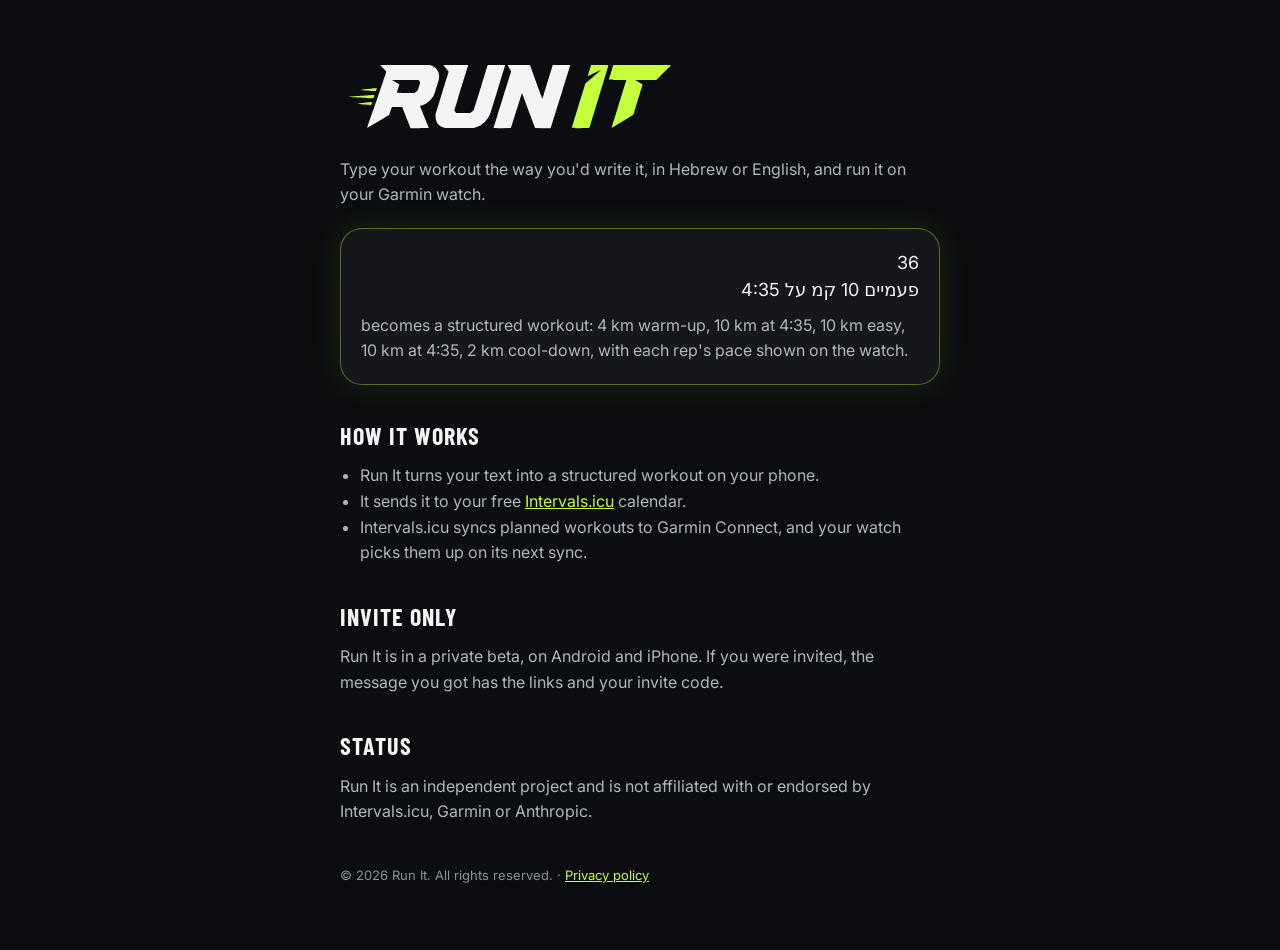
<file: index.html>
<!doctype html>
<html lang="en"><head><meta charset="utf-8"><meta name="viewport" content="width=device-width, initial-scale=1"><link rel="preconnect" href="https://fonts.googleapis.com"><link href="https://fonts.googleapis.com/css2?family=Barlow+Condensed:wght@700&family=Inter:wght@400;600&display=swap" rel="stylesheet"><link rel="icon" href="/icon.png"><link rel="stylesheet" href="/style.css"><meta name="color-scheme" content="only dark">
<title>Run It</title>
<meta name="description" content="Write running workouts as plain text on your phone and send them to your Garmin watch via Intervals.icu.">
<meta property="og:title" content="Run It"><meta property="og:description" content="Type your workout the way you'd write it. Run it on your Garmin."><meta property="og:image" content="https://run-it-app.github.io/icon.png">
</head><body><main>
<h1 class="wordmark"><img src="/logo.svg" alt="RUN IT"></h1>
<p>Type your workout the way you'd write it, in Hebrew or English, and run it on your Garmin watch.</p>
<div class="card glow">
  <pre dir="rtl">36
פעמיים 10 קמ על 4:35</pre>
  <p style="margin-top:10px">becomes a structured workout: 4 km warm-up, 10 km at 4:35, 10 km easy, 10 km at 4:35, 2 km cool-down, with each rep's pace shown on the watch.</p>
</div>
<h2>How it works</h2>
<ul>
  <li>Run It turns your text into a structured workout on your phone.</li>
  <li>It sends it to your free <a href="https://intervals.icu">Intervals.icu</a> calendar.</li>
  <li>Intervals.icu syncs planned workouts to Garmin Connect, and your watch picks them up on its next sync.</li>
</ul>
<h2>Invite only</h2>
<p>Run It is in a private beta, on Android and iPhone. If you were invited, the message you got has the links and your invite code.</p>
<h2>Status</h2>
<p>Run It is an independent project and is not affiliated with or endorsed by Intervals.icu, Garmin or Anthropic.</p>
<footer>© 2026 Run It. All rights reserved. · <a href="/privacy/">Privacy policy</a></footer>
</main></body></html>
</file>
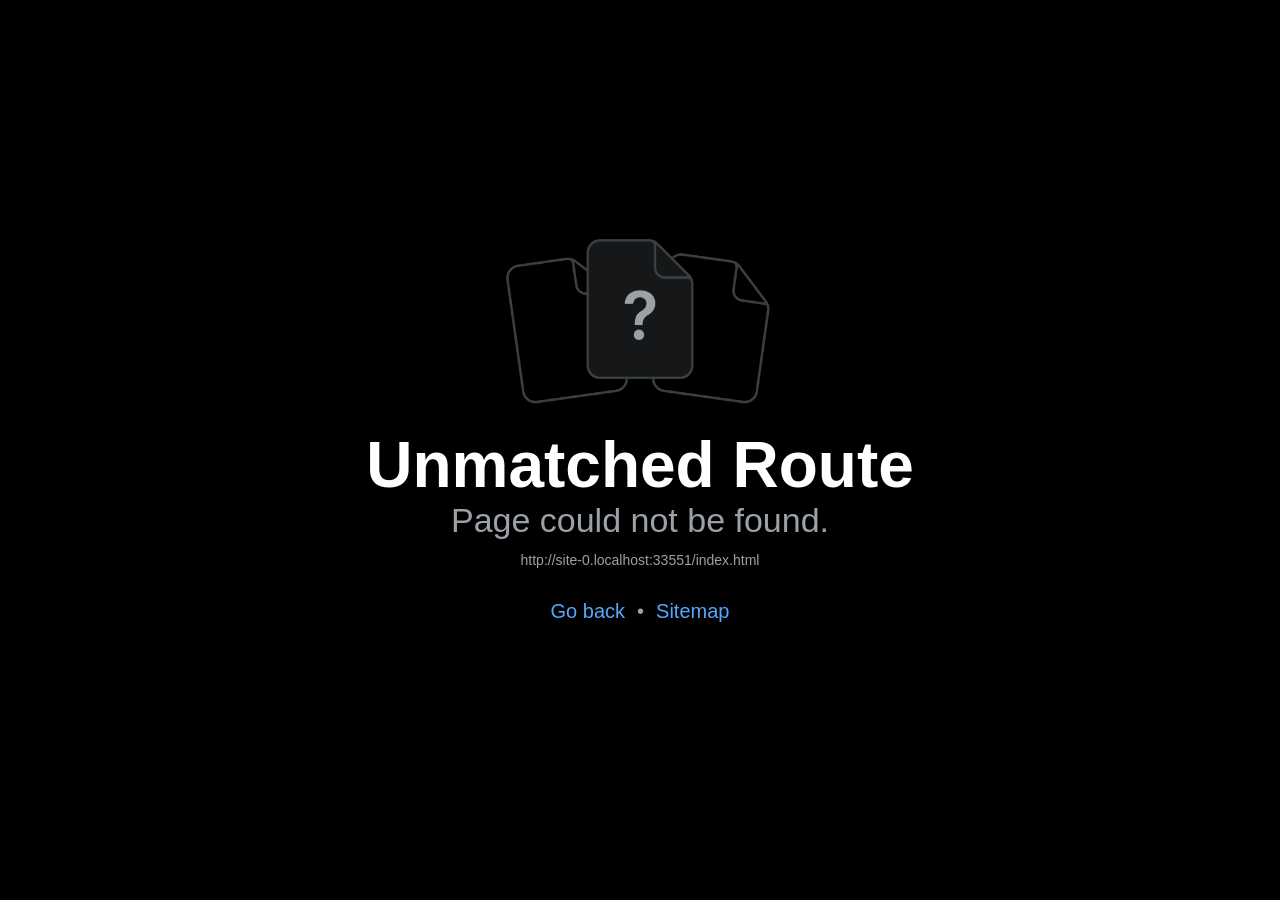
<file: app-test/index.html>
<!doctype html>
<html lang="en">
  <head>
    <meta charset="utf-8" />
    <meta httpEquiv="X-UA-Compatible" content="IE=edge" />
    <meta name="viewport" content="width=device-width, initial-scale=1, shrink-to-fit=no, viewport-fit=cover" />
    <!-- Home-screen app on iPhone (served at /app-test/). -->
    <meta name="apple-mobile-web-app-capable" content="yes" />
    <meta name="mobile-web-app-capable" content="yes" />
    <meta name="apple-mobile-web-app-status-bar-style" content="black-translucent" />
    <meta name="apple-mobile-web-app-title" content="Run It" />
    <!-- Invite only: keep the app out of search engines. -->
    <meta name="robots" content="noindex, nofollow" />
    <meta name="theme-color" content="#0B0D10" />
    <link rel="apple-touch-icon" href="/app-test/apple-touch-icon.png" />
    <link rel="manifest" href="/app-test/manifest.json" />
    <title>Run It</title>
    <!-- The `react-native-web` recommended style reset: https://necolas.github.io/react-native-web/docs/setup/#root-element -->
    <style id="expo-reset">
      /* These styles make the body full-height */
      html,
      body {
        height: 100%;
      }
      /* These styles disable body scrolling if you are using <ScrollView> */
      body {
        overflow: hidden;
        background-color: #0B0D10;
      }
      /* These styles make the root element full-height */
      #root {
        display: flex;
        height: 100%;
        flex: 1;
      }
    </style>
  <link rel="icon" href="/app-test/favicon.ico"/></head>

  <body>
    <!-- Use static rendering with Expo Router to support running without JavaScript. -->
    <noscript> You need to enable JavaScript to run this app. </noscript>
    <!-- The root element for your Expo app. -->
    <div id="root"></div>
  <script src="/app-test/_expo/static/js/web/__expo-metro-runtime-ed4c1cfa6193d76fc294130e42bd1916.js" defer></script><script src="/app-test/_expo/static/js/web/__common-d50fd1555d6ec0688d300f741f450a4f.js" defer></script><script src="/app-test/_expo/static/js/web/entry-ac28f96e102c7e9f233afd9ae2e3d462.js" defer></script>
</body>
</html>
</file>
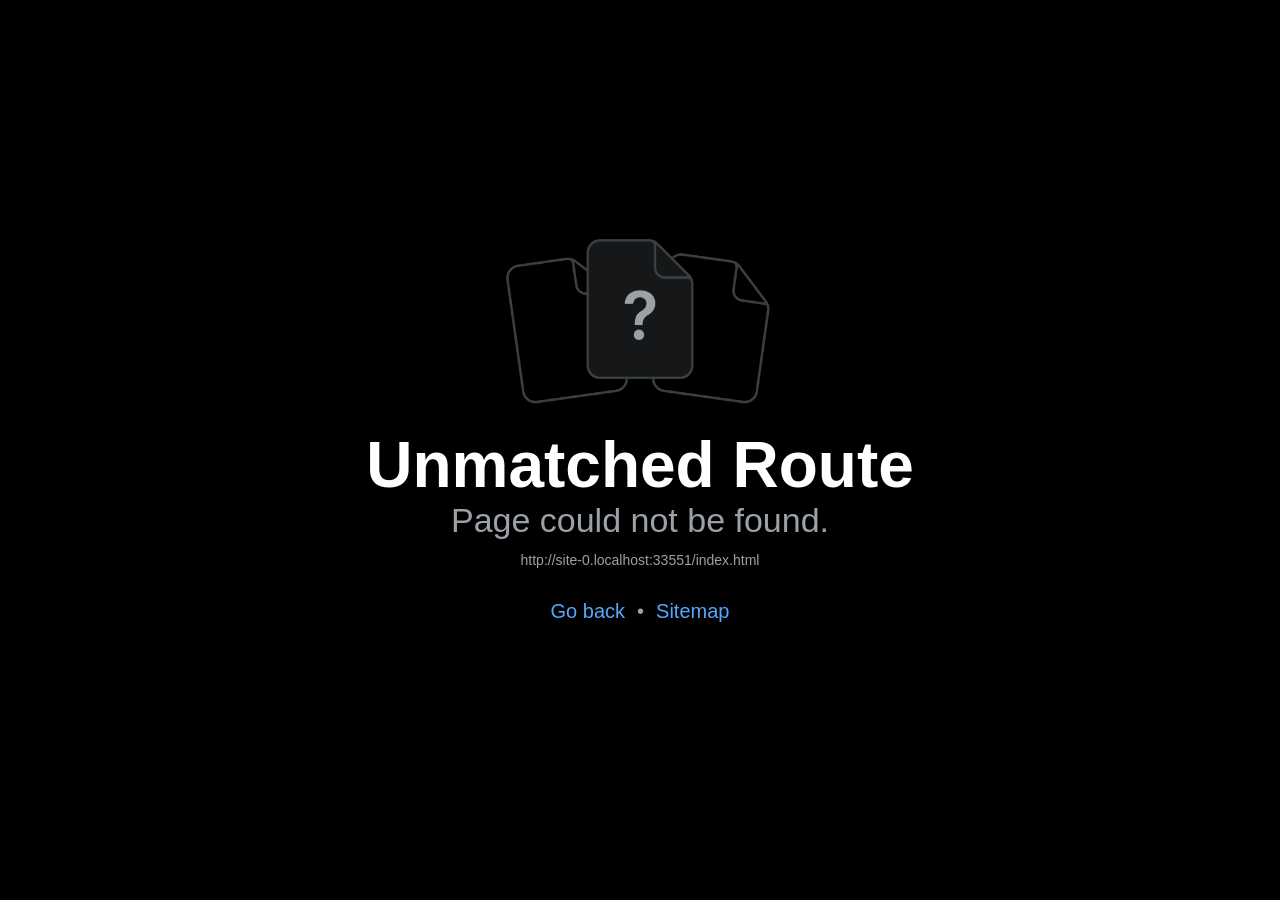
<file: app/index.html>
<!doctype html>
<html lang="en">
  <head>
    <meta charset="utf-8" />
    <meta httpEquiv="X-UA-Compatible" content="IE=edge" />
    <meta name="viewport" content="width=device-width, initial-scale=1, shrink-to-fit=no, viewport-fit=cover" />
    <!-- Home-screen app on iPhone (served at /app/). -->
    <meta name="apple-mobile-web-app-capable" content="yes" />
    <meta name="mobile-web-app-capable" content="yes" />
    <meta name="apple-mobile-web-app-status-bar-style" content="black-translucent" />
    <meta name="apple-mobile-web-app-title" content="Run It" />
    <!-- Invite only: keep the app out of search engines. -->
    <meta name="robots" content="noindex, nofollow" />
    <meta name="theme-color" content="#0B0D10" />
    <!-- Run It is dark only: say so, so browsers' own dark modes (Chrome auto dark, Samsung Internet)
         leave its colours alone instead of recolouring a page they think is light. -->
    <meta name="color-scheme" content="only dark" />
    <style>
      :root { color-scheme: only dark; }
      html, body { background-color: #0B0D10; }
      @media (prefers-color-scheme: dark) { :root { color-scheme: only dark; } }
    </style>
    <link rel="apple-touch-icon" href="/app/apple-touch-icon.png" />
    <link rel="manifest" href="/app/manifest.json" />
    <title>Run It</title>
    <!-- The `react-native-web` recommended style reset: https://necolas.github.io/react-native-web/docs/setup/#root-element -->
    <style id="expo-reset">
      /* These styles make the body full-height */
      html,
      body {
        height: 100%;
      }
      /* These styles disable body scrolling if you are using <ScrollView> */
      body {
        overflow: hidden;
        background-color: #0B0D10;
      }
      /* These styles make the root element full-height */
      #root {
        display: flex;
        height: 100%;
        flex: 1;
      }
    </style>
  <link rel="icon" href="/app/favicon.ico"/></head>

  <body>
    <!-- Use static rendering with Expo Router to support running without JavaScript. -->
    <noscript> You need to enable JavaScript to run this app. </noscript>
    <!-- The root element for your Expo app. -->
    <div id="root"></div>
  <script src="/app/_expo/static/js/web/__expo-metro-runtime-ed4c1cfa6193d76fc294130e42bd1916.js" defer></script><script src="/app/_expo/static/js/web/__common-e1f4748889f8c1b4fcbd788d18e002c9.js" defer></script><script src="/app/_expo/static/js/web/entry-f9185ea5464d2cb86aa624a3fbd20842.js" defer></script>
</body>
</html>
</file>
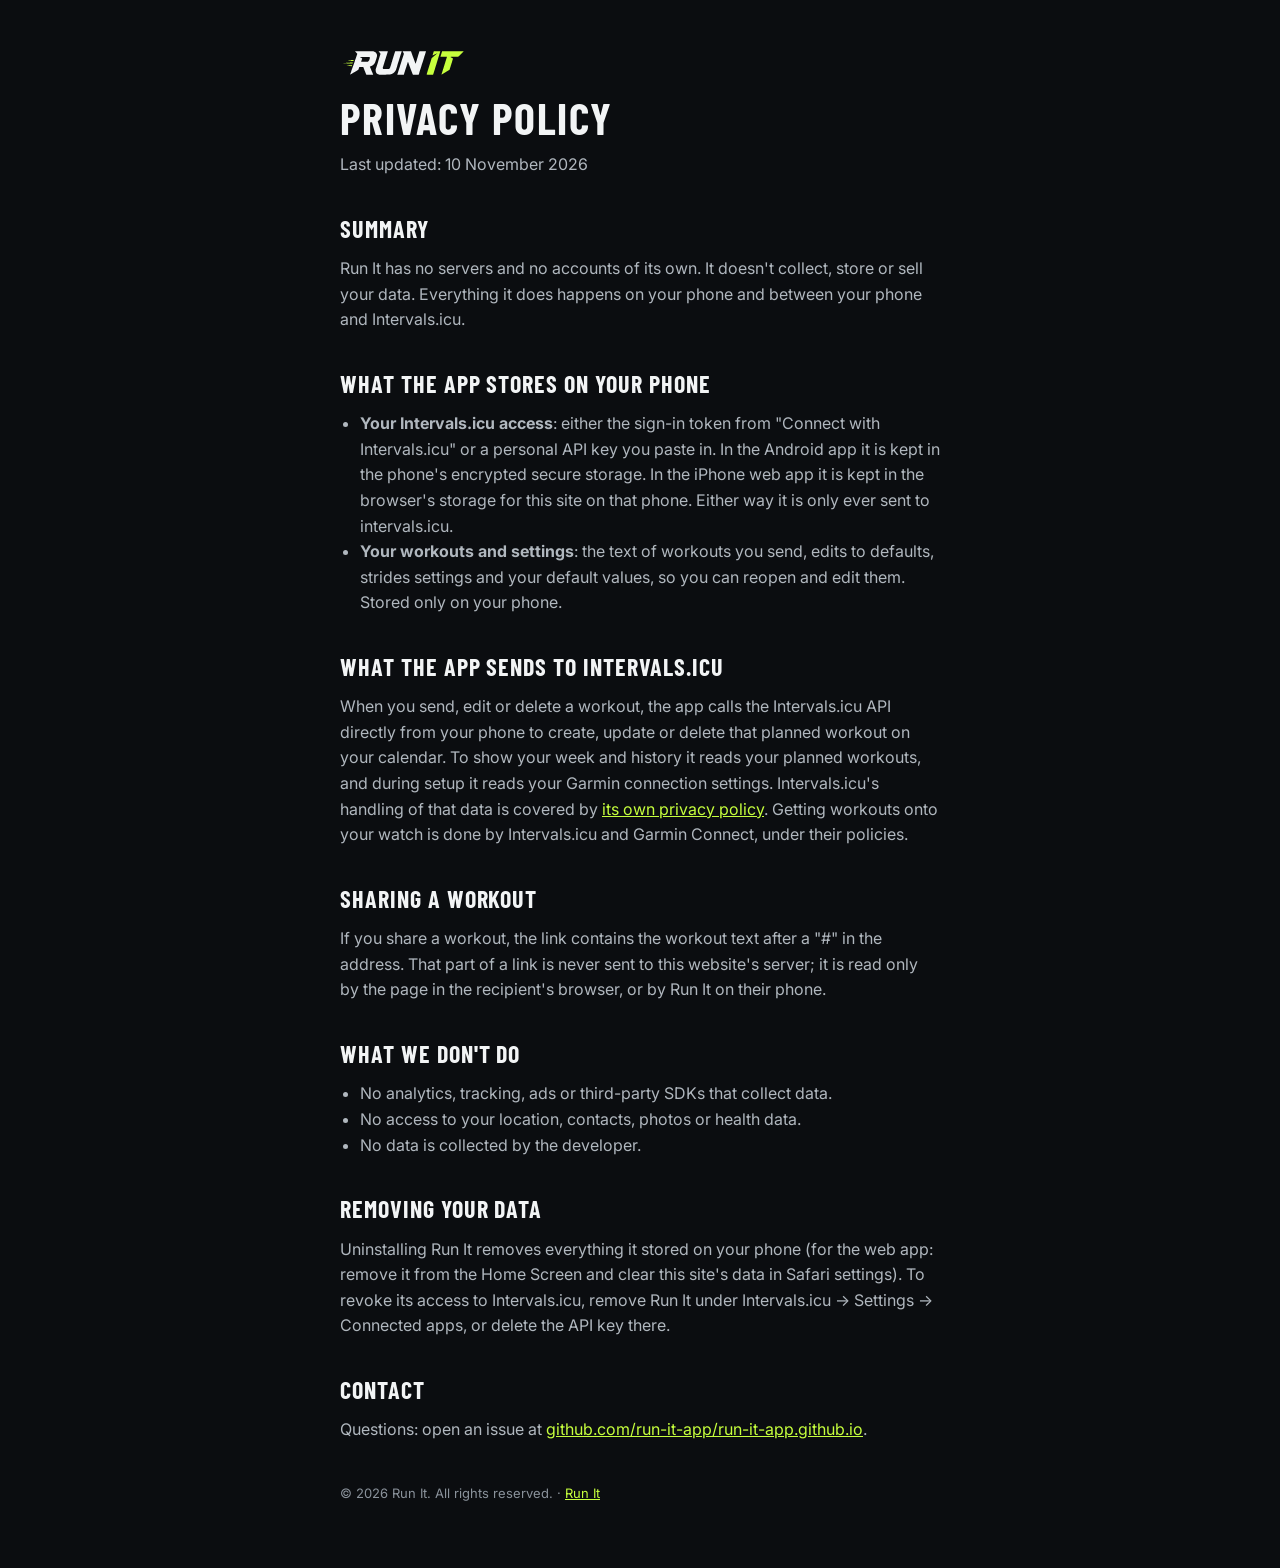
<file: privacy/index.html>
<!doctype html>
<html lang="en"><head><meta charset="utf-8"><meta name="viewport" content="width=device-width, initial-scale=1"><link rel="preconnect" href="https://fonts.googleapis.com"><link href="https://fonts.googleapis.com/css2?family=Barlow+Condensed:wght@700&family=Inter:wght@400;600&display=swap" rel="stylesheet"><link rel="icon" href="/icon.png"><link rel="stylesheet" href="/style.css"><meta name="color-scheme" content="only dark">
<title>Run It · Privacy policy</title>
</head><body><main>
<a href="/"><img class="wordmark-sm" src="/logo.svg" alt="RUN IT"></a>
<h1 style="font-size:44px">PRIVACY POLICY</h1>
<p>Last updated: 10 November 2026</p>

<h2>Summary</h2>
<p>Run It has no servers and no accounts of its own. It doesn't collect, store or sell your data. Everything it does happens on your phone and between your phone and Intervals.icu.</p>

<h2>What the app stores on your phone</h2>
<ul>
  <li><b>Your Intervals.icu access</b>: either the sign-in token from "Connect with Intervals.icu" or a personal API key you paste in. In the Android app it is kept in the phone's encrypted secure storage. In the iPhone web app it is kept in the browser's storage for this site on that phone. Either way it is only ever sent to intervals.icu.</li>
  <li><b>Your workouts and settings</b>: the text of workouts you send, edits to defaults, strides settings and your default values, so you can reopen and edit them. Stored only on your phone.</li>
</ul>

<h2>What the app sends to Intervals.icu</h2>
<p>When you send, edit or delete a workout, the app calls the Intervals.icu API directly from your phone to create, update or delete that planned workout on your calendar. To show your week and history it reads your planned workouts, and during setup it reads your Garmin connection settings. Intervals.icu's handling of that data is covered by <a href="https://intervals.icu/privacy">its own privacy policy</a>. Getting workouts onto your watch is done by Intervals.icu and Garmin Connect, under their policies.</p>

<h2>Sharing a workout</h2>
<p>If you share a workout, the link contains the workout text after a "#" in the address. That part of a link is never sent to this website's server; it is read only by the page in the recipient's browser, or by Run It on their phone.</p>

<h2>What we don't do</h2>
<ul>
  <li>No analytics, tracking, ads or third-party SDKs that collect data.</li>
  <li>No access to your location, contacts, photos or health data.</li>
  <li>No data is collected by the developer.</li>
</ul>

<h2>Removing your data</h2>
<p>Uninstalling Run It removes everything it stored on your phone (for the web app: remove it from the Home Screen and clear this site's data in Safari settings). To revoke its access to Intervals.icu, remove Run It under Intervals.icu → Settings → Connected apps, or delete the API key there.</p>

<h2>Contact</h2>
<p>Questions: open an issue at <a href="https://github.com/run-it-app/run-it-app.github.io/issues">github.com/run-it-app/run-it-app.github.io</a>.</p>
<footer>© 2026 Run It. All rights reserved. · <a href="/">Run It</a></footer>
</main></body></html>
</file>
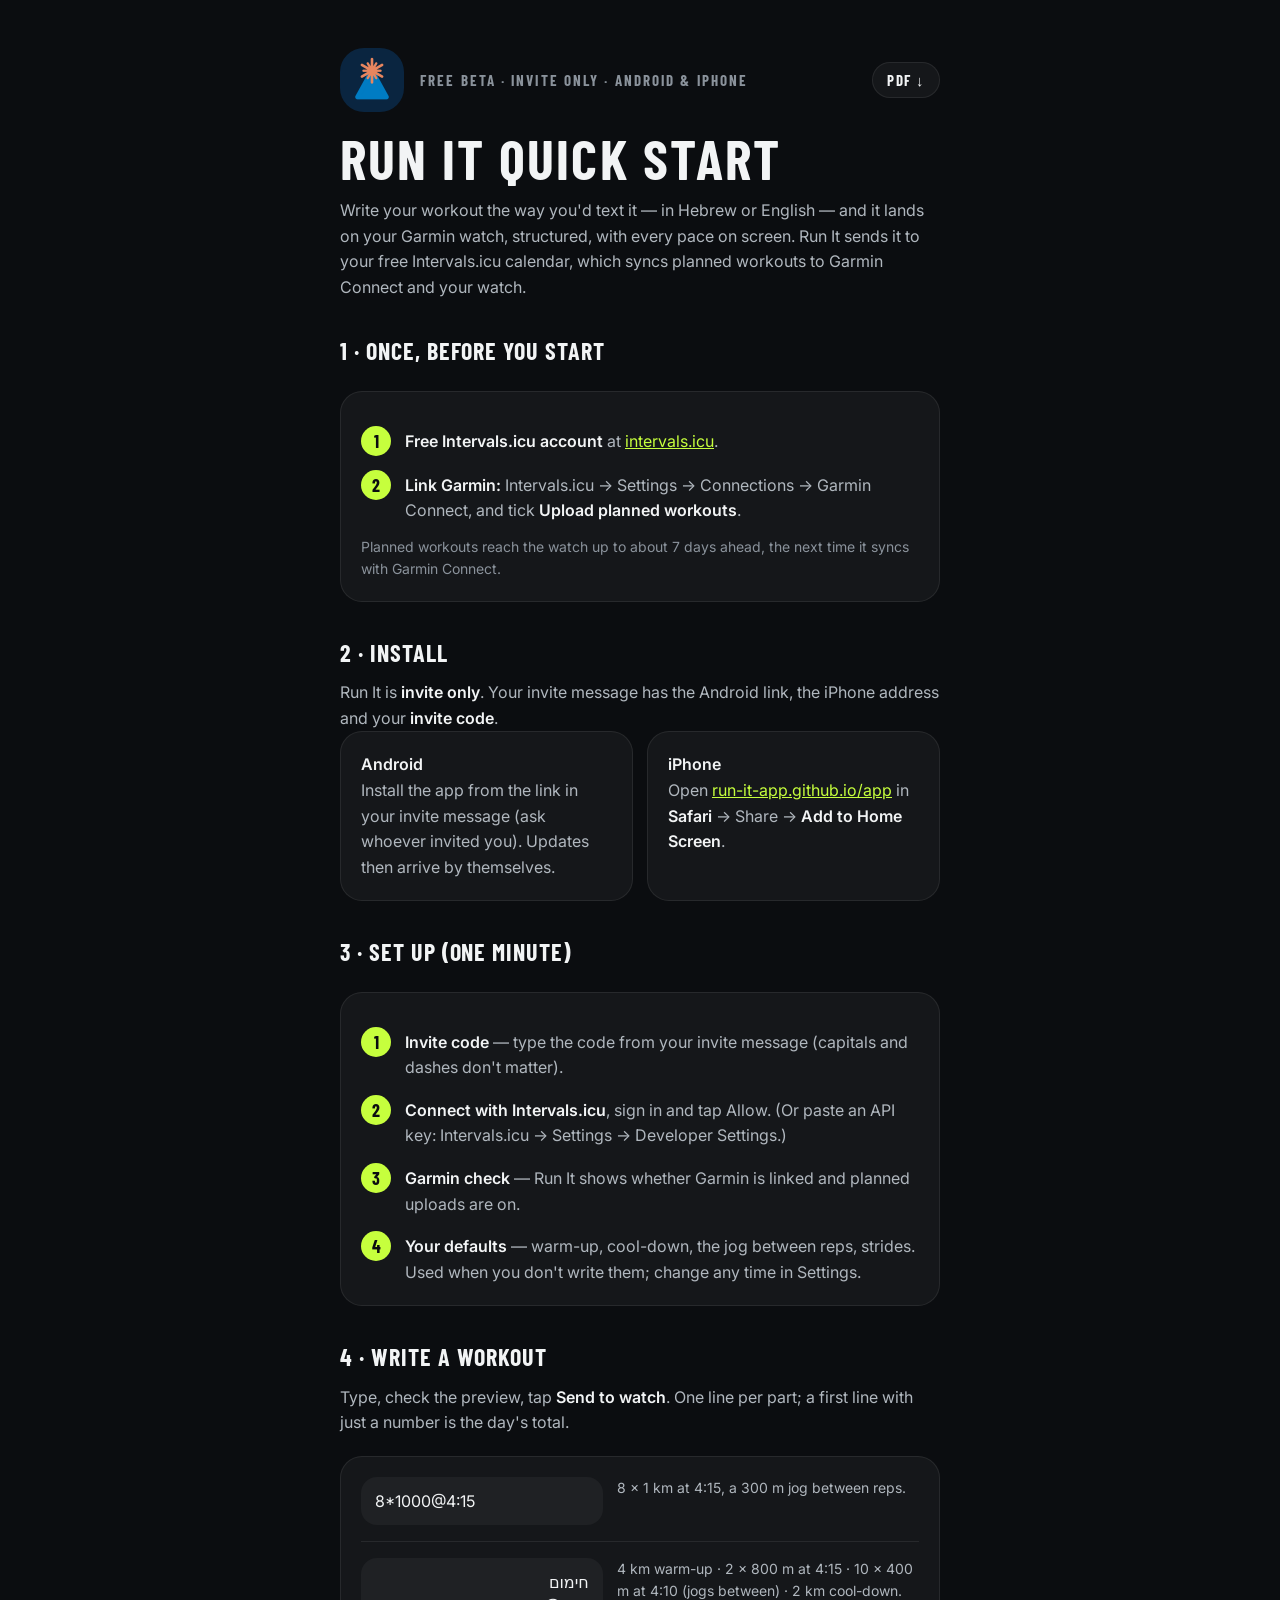
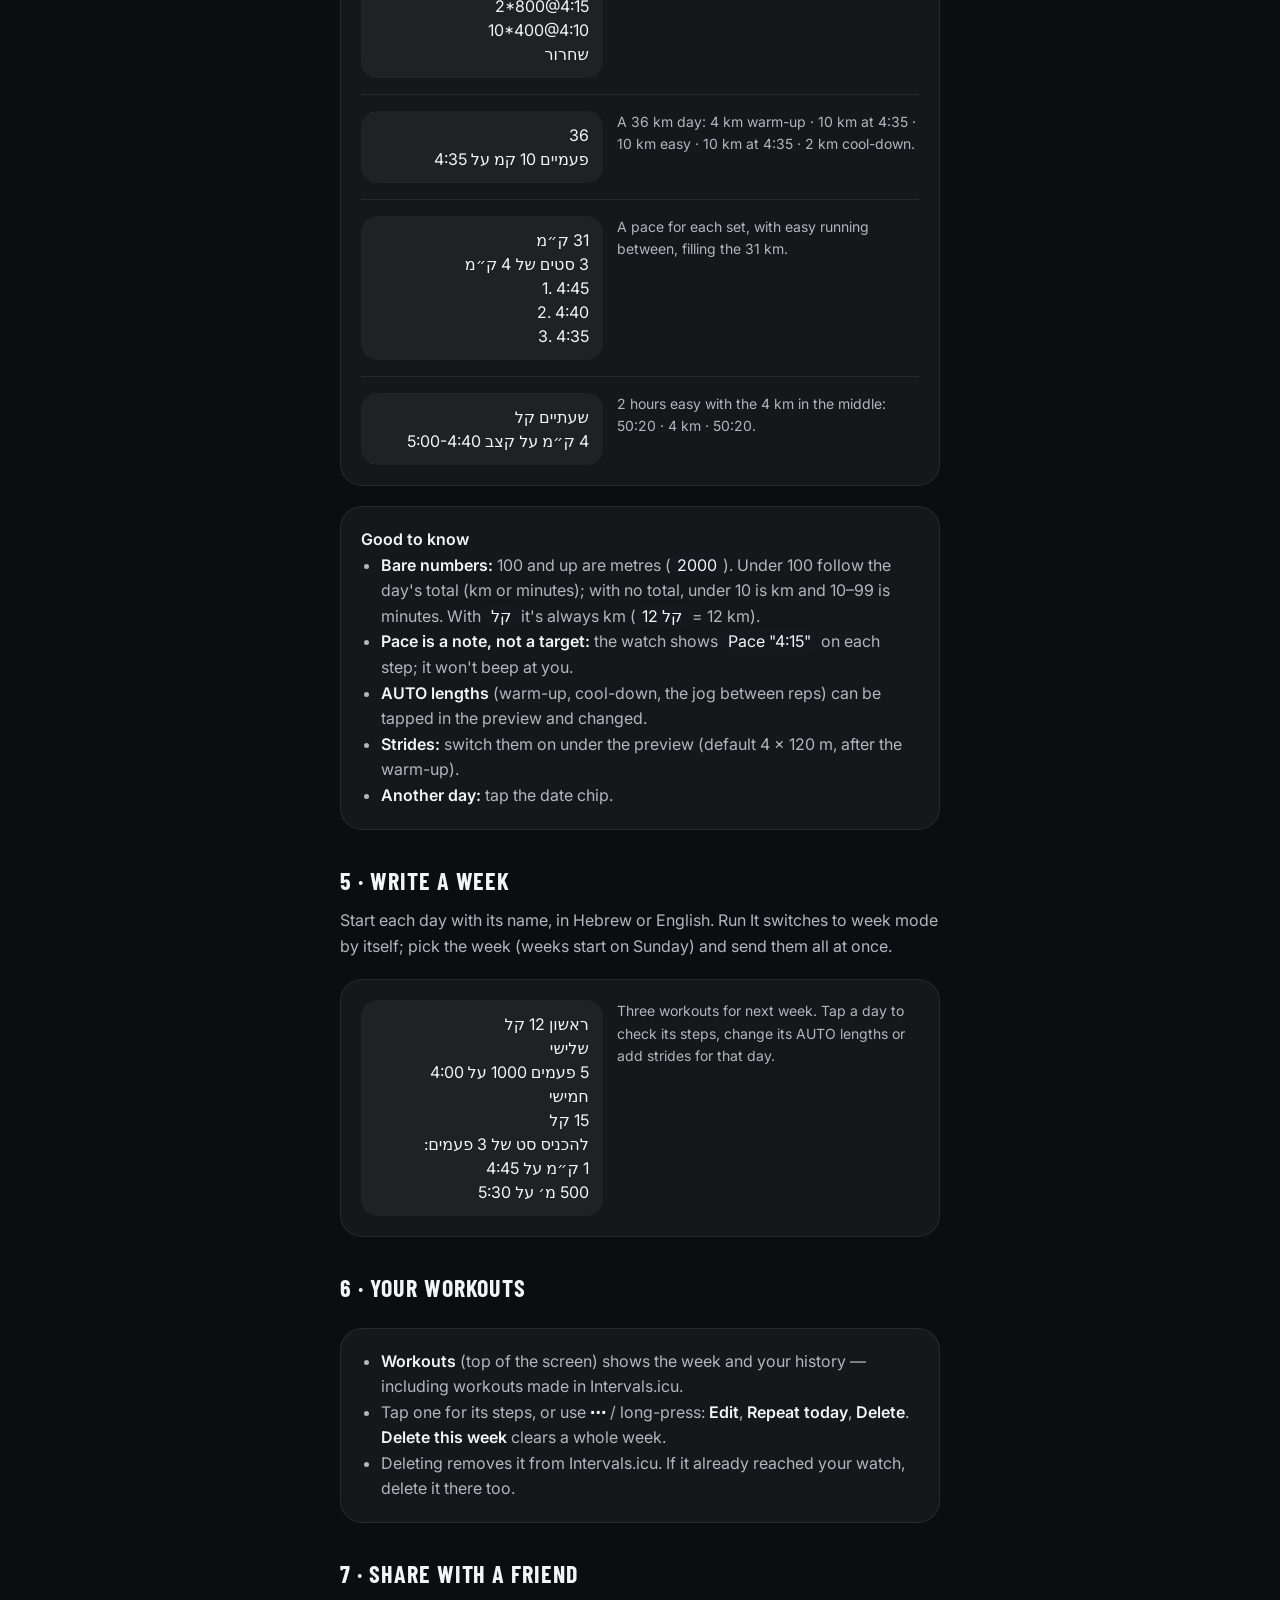
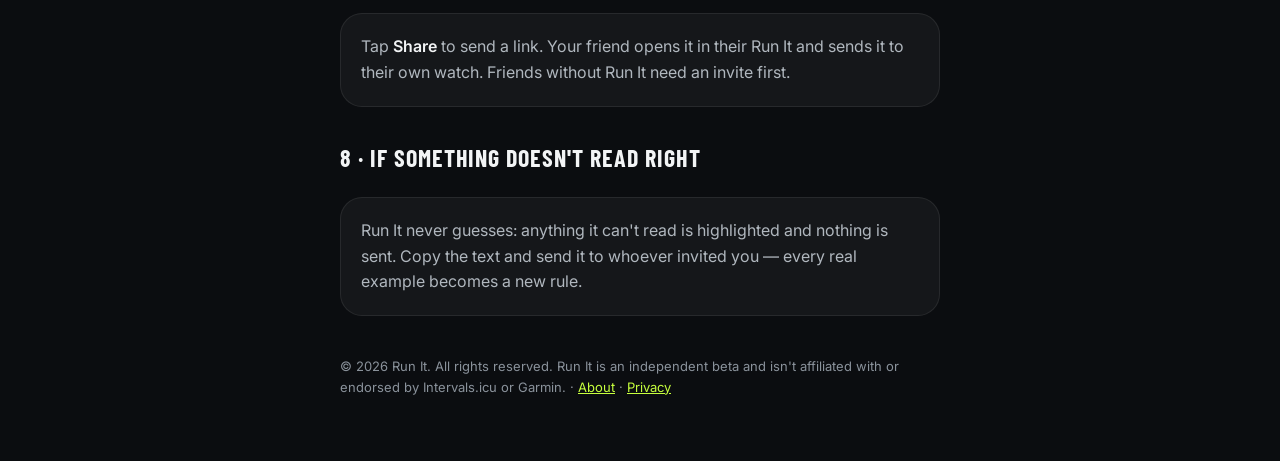
<file: start/index.html>
<!doctype html>
<html lang="en"><head><meta charset="utf-8"><meta name="robots" content="noindex, nofollow"><meta name="viewport" content="width=device-width, initial-scale=1">
<link rel="preconnect" href="https://fonts.googleapis.com"><link href="https://fonts.googleapis.com/css2?family=Barlow+Condensed:wght@700&family=Inter:wght@400;600&display=swap" rel="stylesheet">
<link rel="icon" href="/icon.png"><link rel="stylesheet" href="/style.css"><meta name="color-scheme" content="only dark">
<title>Run It quick start</title>
<meta name="description" content="Install Run It, connect Intervals.icu and Garmin, and write your first workout.">
<style>
  .ex { display: grid; grid-template-columns: minmax(0, 1fr) minmax(0, 1.25fr); gap: 14px; align-items: start; }
  .ex pre { background: var(--glass); border-radius: 16px; padding: 12px 14px; font-size: 16px; text-align: right; }
  /* One block per line, each taking its own direction: a line of only numbers stays left-to-right. */
  .ex pre span { display: block; }
  .ex pre.ltr { direction: ltr; text-align: left; }
  .ex p { font-size: 14px; margin: 0; }
  .ex + .ex { margin-top: 16px; padding-top: 16px; border-top: 1px solid var(--line); }
  .step { display: flex; gap: 14px; margin-top: 14px; }
  .n { flex: none; width: 30px; height: 30px; border-radius: 50%; background: var(--accent); color: var(--bg); font: 700 18px 'Barlow Condensed', sans-serif; display: flex; align-items: center; justify-content: center; }
  .step p { margin: 3px 0 0; }
  b, strong { color: var(--text); font-weight: 600; }
  code { font-family: Inter, sans-serif; background: #15191E; border-radius: 6px; padding: 1px 6px; color: var(--text); unicode-bidi: isolate; }
  .two { display: grid; grid-template-columns: 1fr 1fr; gap: 14px; }
  .two .card { margin-top: 0; }
  .note { font-size: 14px; color: var(--muted); }
  .top { display: flex; align-items: center; gap: 16px; }
  .top .logo { width: 64px; height: 64px; }
  .pdf { margin-left: auto; font: 700 15px 'Barlow Condensed', sans-serif; letter-spacing: .1em; text-decoration: none; border: 1px solid var(--line); background: var(--glass); border-radius: 999px; padding: 8px 14px; color: var(--text); }
  @media (max-width: 520px) { .ex, .two { grid-template-columns: 1fr; } }
  /* Printing / PDF: light, two A4 pages. */
  @page { size: A4; margin: 14mm 14mm 12mm; }
  @media print {
    :root { --bg: #fff; --card: #fff; --line: #d9dde2; --text: #101418; --soft: #2b3138; --muted: #5d6670; --accent: #4E6618; }
    body { background: #fff; font-size: 12px; -webkit-print-color-adjust: exact; print-color-adjust: exact; }
    main { max-width: none; padding: 0; }
    h1 { font-size: 36px; margin: 4px 0 4px; } h2 { font-size: 16px; margin: 10px 0 3px; }
    .top .logo { width: 44px; height: 44px; }
    p, li { font-size: 11.5px; line-height: 1.4; }
    .card { padding: 8px 12px; margin-top: 6px; border-radius: 10px; }
    .ex, .step, .two .card { break-inside: avoid; }
    .ex pre, code { background: #f1f3f5; color: #101418; }
    .ex p { font-size: 11.5px; }
    .ex pre { font-size: 12px; padding: 6px 10px; line-height: 1.35; }
    .ex + .ex { margin-top: 6px; padding-top: 6px; }
    .step { margin-top: 5px; }
    .n { background: #101418; color: #fff; width: 24px; height: 24px; font-size: 15px; }
    .step { margin-top: 8px; }
    .pdf, .noprint { display: none; }
    footer { margin-top: 14px; }
  }
</style>
</head><body><main>
<div class="top"><img class="logo" src="/icon.png" alt=""><div><div class="eyebrow">Free beta · Invite only · Android &amp; iPhone</div></div><a class="pdf" href="/start/run-it-quick-start.pdf">PDF ↓</a></div>
<h1>RUN IT QUICK START</h1>
<p>Write your workout the way you'd text it — in Hebrew or English — and it lands on your Garmin watch, structured, with every pace on screen. Run It sends it to your free Intervals.icu calendar, which syncs planned workouts to Garmin Connect and your watch.</p>

<h2>1 · Once, before you start</h2>
<div class="card">
  <div class="step"><div class="n">1</div><div><p><b>Free Intervals.icu account</b> at <a href="https://intervals.icu">intervals.icu</a>.</p></div></div>
  <div class="step"><div class="n">2</div><div><p><b>Link Garmin:</b> Intervals.icu → Settings → Connections → Garmin Connect, and tick <b>Upload planned workouts</b>.</p></div></div>
  <p class="note" style="margin-top:12px">Planned workouts reach the watch up to about 7 days ahead, the next time it syncs with Garmin Connect.</p>
</div>

<h2>2 · Install</h2>
<p>Run It is <b>invite only</b>. Your invite message has the Android link, the iPhone address and your <b>invite code</b>.</p>
<div class="two">
  <div class="card"><p><b>Android</b></p><p>Install the app from the link in your invite message (ask whoever invited you). Updates then arrive by themselves.</p></div>
  <div class="card"><p><b>iPhone</b></p><p>Open <a href="/app/">run-it-app.github.io/app</a> in <b>Safari</b> → Share → <b>Add to Home Screen</b>.</p></div>
</div>

<h2>3 · Set up (one minute)</h2>
<div class="card">
  <div class="step"><div class="n">1</div><div><p><b>Invite code</b> — type the code from your invite message (capitals and dashes don't matter).</p></div></div>
  <div class="step"><div class="n">2</div><div><p><b>Connect with Intervals.icu</b>, sign in and tap Allow. (Or paste an API key: Intervals.icu → Settings → Developer Settings.)</p></div></div>
  <div class="step"><div class="n">3</div><div><p><b>Garmin check</b> — Run It shows whether Garmin is linked and planned uploads are on.</p></div></div>
  <div class="step"><div class="n">4</div><div><p><b>Your defaults</b> — warm-up, cool-down, the jog between reps, strides. Used when you don't write them; change any time in Settings.</p></div></div>
</div>

<h2>4 · Write a workout</h2>
<p>Type, check the preview, tap <b>Send to watch</b>. One line per part; a first line with just a number is the day's total.</p>
<div class="card">
  <div class="ex"><pre class="ltr"><span dir="auto">8*1000@4:15</span></pre><p>8 × 1 km at 4:15, a 300 m jog between reps.</p></div>
  <div class="ex"><pre><span dir="auto">חימום</span><span dir="auto">2*800@4:15</span><span dir="auto">10*400@4:10</span><span dir="auto">שחרור</span></pre><p>4 km warm-up · 2 × 800 m at 4:15 · 10 × 400 m at 4:10 (jogs between) · 2 km cool-down.</p></div>
  <div class="ex"><pre><span dir="auto">36</span><span dir="auto">פעמיים 10 קמ על 4:35</span></pre><p>A 36 km day: 4 km warm-up · 10 km at 4:35 · 10 km easy · 10 km at 4:35 · 2 km cool-down.</p></div>
  <div class="ex"><pre><span dir="auto">31 ק״מ</span><span dir="auto">3 סטים של 4 ק״מ</span><span dir="auto">1. 4:45</span><span dir="auto">2. 4:40</span><span dir="auto">3. 4:35</span></pre><p>A pace for each set, with easy running between, filling the 31 km.</p></div>
  <div class="ex"><pre><span dir="auto">שעתיים קל</span><span dir="auto">4 ק״מ על קצב 5:00-4:40</span></pre><p>2 hours easy with the 4 km in the middle: 50:20 · 4 km · 50:20.</p></div>
</div>
<div class="card">
  <p><b>Good to know</b></p>
  <ul>
    <li><b>Bare numbers:</b> 100 and up are metres (<code>2000</code>). Under 100 follow the day's total (km or minutes); with no total, under 10 is km and 10–99 is minutes. With <code>קל</code> it's always km (<code>12 קל</code> = 12 km).</li>
    <li><b>Pace is a note, not a target:</b> the watch shows <code>Pace "4:15"</code> on each step; it won't beep at you.</li>
    <li><b>AUTO lengths</b> (warm-up, cool-down, the jog between reps) can be tapped in the preview and changed.</li>
    <li><b>Strides:</b> switch them on under the preview (default 4 × 120 m, after the warm-up).</li>
    <li><b>Another day:</b> tap the date chip.</li>
  </ul>
</div>

<div class="page2">
<h2>5 · Write a week</h2>
<p>Start each day with its name, in Hebrew or English. Run It switches to week mode by itself; pick the week (weeks start on Sunday) and send them all at once.</p>
<div class="card">
  <div class="ex"><pre><span dir="auto">ראשון 12 קל</span><span dir="auto">שלישי</span><span dir="auto">5 פעמים 1000 על 4:00</span><span dir="auto">חמישי</span><span dir="auto">15 קל</span><span dir="auto">להכניס סט של 3 פעמים:</span><span dir="auto">1 ק״מ על 4:45</span><span dir="auto">500 מ׳ על 5:30</span></pre><p>Three workouts for next week. Tap a day to check its steps, change its AUTO lengths or add strides for that day.</p></div>
</div>

<h2>6 · Your workouts</h2>
<div class="card"><ul>
  <li><b>Workouts</b> (top of the screen) shows the week and your history — including workouts made in Intervals.icu.</li>
  <li>Tap one for its steps, or use <b>⋯</b> / long-press: <b>Edit</b>, <b>Repeat today</b>, <b>Delete</b>. <b>Delete this week</b> clears a whole week.</li>
  <li>Deleting removes it from Intervals.icu. If it already reached your watch, delete it there too.</li>
</ul></div>

<h2>7 · Share with a friend</h2>
<div class="card"><p>Tap <b>Share</b> to send a link. Your friend opens it in their Run It and sends it to their own watch. Friends without Run It need an invite first.</p></div>

<h2>8 · If something doesn't read right</h2>
<div class="card"><p>Run It never guesses: anything it can't read is highlighted and nothing is sent. Copy the text and send it to whoever invited you — every real example becomes a new rule.</p></div>

<footer>© 2026 Run It. All rights reserved. Run It is an independent beta and isn't affiliated with or endorsed by Intervals.icu or Garmin. · <a href="/">About</a> · <a href="/privacy/">Privacy</a></footer>
</div>
</main></body></html>
</file>
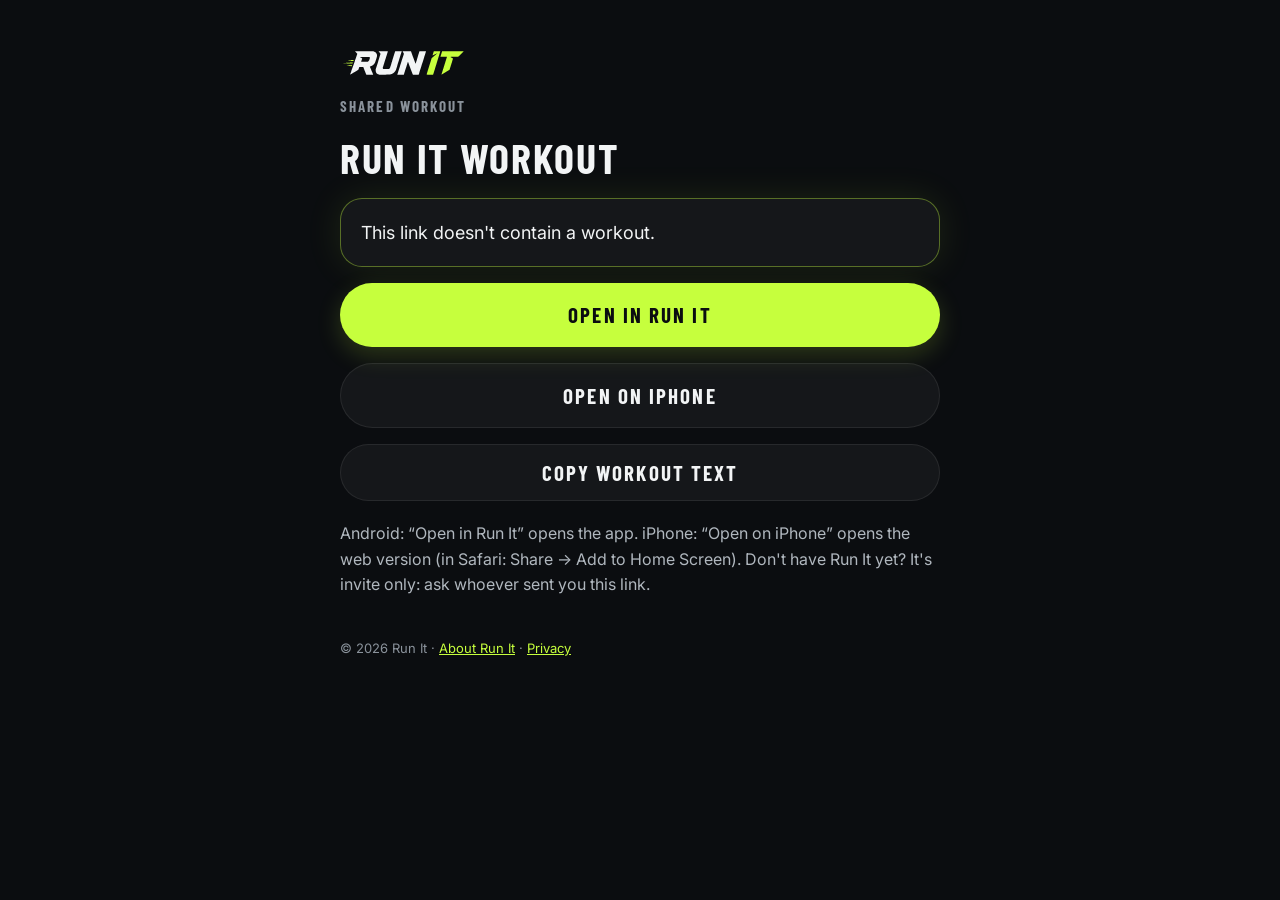
<file: w/index.html>
<!doctype html>
<html lang="en"><head><meta charset="utf-8"><meta name="robots" content="noindex, nofollow"><meta name="viewport" content="width=device-width, initial-scale=1"><link rel="preconnect" href="https://fonts.googleapis.com"><link href="https://fonts.googleapis.com/css2?family=Barlow+Condensed:wght@700&family=Inter:wght@400;600&display=swap" rel="stylesheet"><link rel="icon" href="/icon.png"><link rel="stylesheet" href="/style.css"><meta name="color-scheme" content="only dark">
<title>Run It workout</title>
<meta property="og:title" content="A Run It workout"><meta property="og:description" content="Open it in Run It to send it to your Garmin watch."><meta property="og:image" content="https://run-it-app.github.io/icon.png">
</head><body><main>
<a href="/"><img class="wordmark-sm" src="/logo.svg" alt="RUN IT"></a>
<div class="eyebrow" style="margin-top:16px" id="from">Shared workout</div>
<h1 id="name" style="font-size:42px">RUN IT WORKOUT</h1>
<div class="card glow"><pre id="text" dir="auto">This link doesn't contain a workout.</pre></div>
<a class="btn" id="open" href="#">OPEN IN RUN IT</a>
<a class="btn ghost" id="web" href="/app/">OPEN ON IPHONE</a>
<button class="btn ghost" id="copy">COPY WORKOUT TEXT</button>
<p style="margin-top:20px">Android: “Open in Run It” opens the app. iPhone: “Open on iPhone” opens the web version (in Safari: Share → Add to Home Screen). Don't have Run It yet? It's invite only: ask whoever sent you this link.</p>
<footer>© 2026 Run It · <a href="/">About Run It</a> · <a href="/privacy/">Privacy</a></footer>
</main>
<script>
  // Link format: /w/#<base64url(JSON {t: text, n?: name, f?: sender})>. The part after
  // "#" never reaches the server. Run It handles the same data at runit://share#<same>.
  function show() {
    var raw = location.hash.slice(1);
    if (!raw) return;
    try {
      var b64 = raw.replace(/-/g, '+').replace(/_/g, '/');
      var bin = atob(b64 + '==='.slice((b64.length + 3) % 4));
      var json = JSON.parse(new TextDecoder().decode(Uint8Array.from(bin, function (c) { return c.charCodeAt(0); })));
      var text = document.getElementById('text');
      text.textContent = json.t || '';
      text.dir = /[\u0590-\u05FF]/.test(json.t || '') ? 'rtl' : 'ltr';
      if (json.n) document.getElementById('name').textContent = json.n;
      if (json.f) document.getElementById('from').textContent = 'Shared by ' + json.f;
      document.getElementById('open').href = 'runit://share#' + raw;
      document.getElementById('web').href = '/app/?share#' + raw;
      document.getElementById('copy').onclick = function () {
        navigator.clipboard.writeText(json.t || '').then(function () {
          document.getElementById('copy').textContent = 'COPIED ✓';
        });
      };
    } catch (e) {
      document.getElementById('text').textContent = "This link looks damaged. Ask for it to be shared again.";
    }
  }
  show();
  if (/iPhone|iPad|iPod/.test(navigator.userAgent)) document.getElementById('open').style.display = 'none';
  window.addEventListener('hashchange', show);
</script>
</body></html>
</file>
<file: style.css>
/* Run It's design language, "Glass & glow" (docs/DESIGN.md in the app's repo): near-black, one lime accent,
   see-through glass cards, pill buttons. Dark only. */
:root { --bg:#0B0D10; --glass:rgba(255,255,255,.045); --line:rgba(255,255,255,.08); --raised:#171C22; --text:#F2F4F5; --soft:#B0B7BE; --muted:#8A929B; --accent:#C6FF3D; --accent-dim:#4E6618; --glow-border:rgba(198,255,61,.38); color-scheme:only dark; }
* { box-sizing:border-box; margin:0; padding:0; }
body { background:var(--bg); color:var(--text); font-family:Inter,system-ui,sans-serif; line-height:1.6; }
main { max-width:640px; margin:0 auto; padding:48px 20px 64px; }
h1,h2,.cond { font-family:'Barlow Condensed',system-ui,sans-serif; letter-spacing:.04em; }
h1 { font-size:56px; font-weight:700; line-height:1; margin:18px 0 12px; }
h2 { font-size:24px; font-weight:700; margin:32px 0 8px; text-transform:uppercase; }
p, li { color:var(--soft); font-size:16px; }
ul { padding-left:20px; }
a { color:var(--accent); }
.wordmark { margin:8px 0 20px; }
.wordmark img { display:block; width:min(100%, 340px); height:auto; }
.wordmark-sm { display:block; height:30px; width:auto; }
.logo { width:112px; height:112px; border-radius:24px; display:block; }
.card { background:var(--glass); border:1px solid var(--line); border-radius:22px; padding:20px; margin-top:20px; }
/* The one lit thing on a page. */
.card.glow { border-color:var(--glow-border); box-shadow:0 0 36px rgba(198,255,61,.10); }
.btn { display:block; text-align:center; background:var(--accent); color:var(--bg); text-decoration:none; font-family:'Barlow Condensed',system-ui,sans-serif; font-weight:700; font-size:21px; letter-spacing:.1em; border-radius:999px; padding:15px; margin-top:16px; border:0; width:100%; cursor:pointer; box-shadow:0 8px 24px rgba(198,255,61,.18); }
.btn.ghost { background:var(--glass); color:var(--text); border:1px solid var(--line); box-shadow:none; }
.eyebrow { font-family:'Barlow Condensed',system-ui,sans-serif; font-weight:700; letter-spacing:.14em; color:var(--muted); font-size:15px; text-transform:uppercase; }
pre { white-space:pre-wrap; font-family:Inter,system-ui,sans-serif; font-size:18px; line-height:1.5; color:var(--text); }
footer { margin-top:40px; color:var(--muted); font-size:13px; }
</file>
